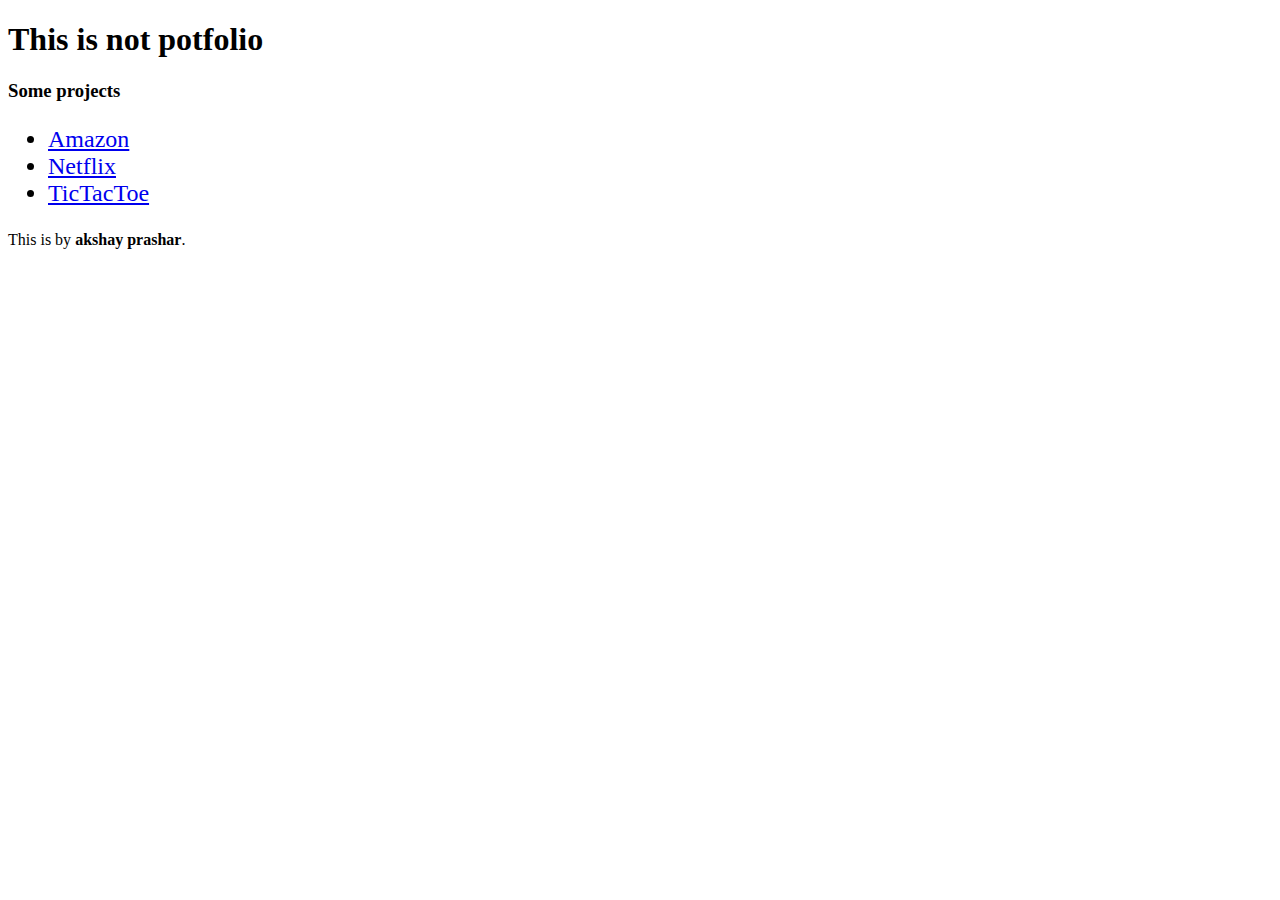
<file: Index.html>
<!DOCTYPE html>
<html lang="en">

<head>
    <meta charset="UTF-8">
    <meta name="viewport" content="width=device-width, initial-scale=1.0">
    <title>This is me</title>
</head>

<body>
    <nav>
        <h1>This is not potfolio</h1>
        <h3>Some projects</h3>
    </nav>
    <main>
        <ul style="font-size: 24px;">
            <li><a href="Amazon/Amazon.html">Amazon</a></li>
            <li><a href="Netflix/Netflix.html">Netflix</a></li>
            <li><a href="TicTacToe/TicTacToe.html">TicTacToe</a></li>
        </ul>
    </main>
    <footer>
        <p>
            This is by <b>akshay prashar</b>.
        </p>
    </footer>

</body>

</html>
</file>
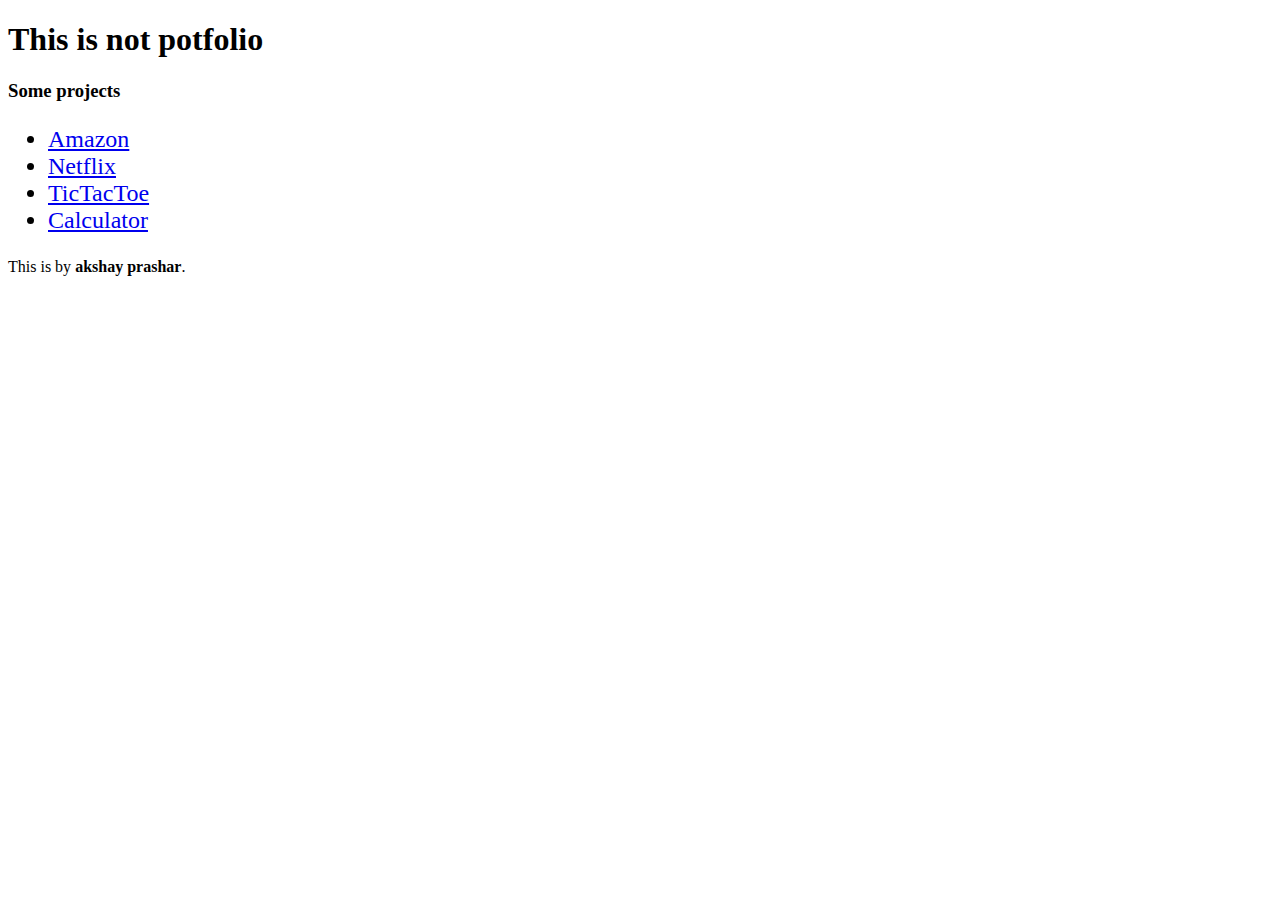
<file: index.html>
<!DOCTYPE html>
<html lang="en">

<head>
    <meta charset="UTF-8">
    <meta name="viewport" content="width=device-width, initial-scale=1.0">
    <title>This is me</title>
</head>

<body>
    <nav>
        <h1>This is not potfolio</h1>
        <h3>Some projects</h3>
    </nav>
    <main>
        <ul style="font-size: 24px;">
            <li><a href="Amazon/Amazon.html">Amazon</a></li>
            <li><a href="Netflix/Netflix.html">Netflix</a></li>
            <li><a href="TicTacToe/TicTacToe.html">TicTacToe</a></li>
            <li><a href="Calculator/Calculator.html">Calculator</a></li>
        </ul>
    </main>
    <footer>
        <p>
            This is by <b>akshay prashar</b>.
        </p>
    </footer>

</body>

</html>
</file>
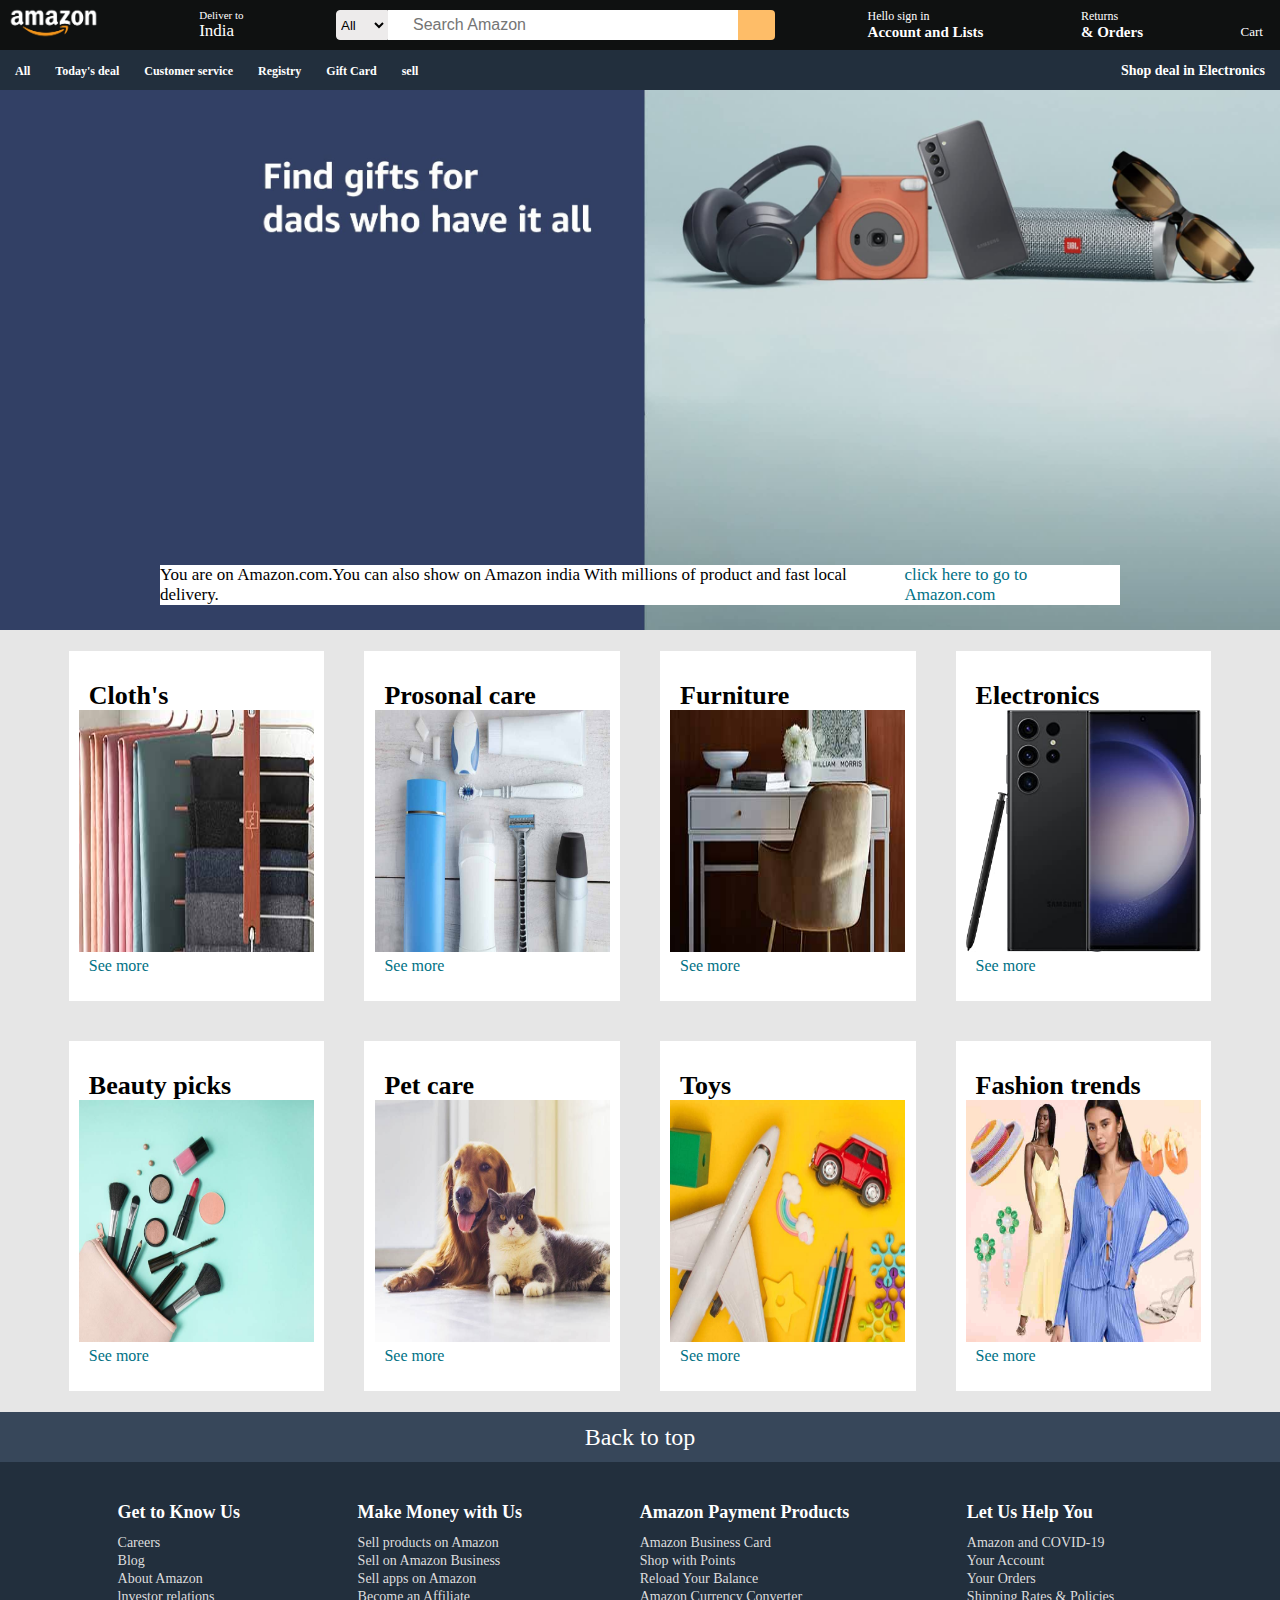
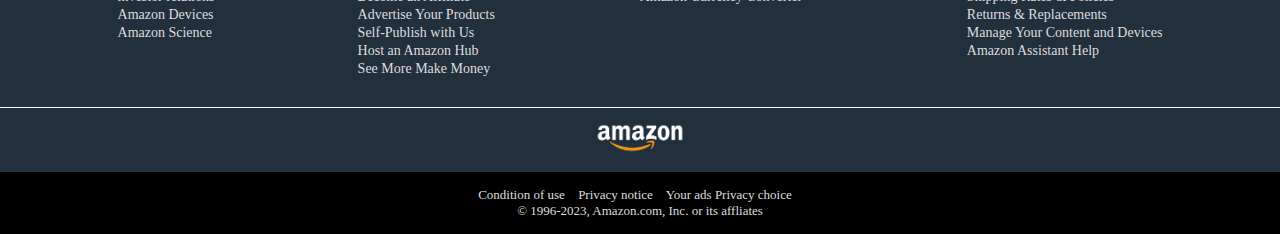
<file: Amazon/Amazon.html>
<!DOCTYPE html>
<html lang="en">

<head>
    <meta charset="UTF-8">
    <meta name="viewport" content="width=device-width, initial-scale=1.0">
    <title>Document</title>
    <link rel="stylesheet" href="Amazon.css">
</head>

<body>
    <header>
        <nav>
            <div class="logo ">
                <img src="Amazon_Assets/amazon_logo.png">
            </div>
            <div class="Address border">
                <div>Deliver to</div>
                <div>India</div>
            </div>
            <div class="search">
                <select>
                    <option>All</option>
                    <option>food</option>
                    <option>Cars</option>
                    <option>Mobile</option>
                    <option>Lptop</option>
                </select>
                <input type="search" placeholder="Search Amazon">
                <div></div>
            </div>
            <div class="account border">
                <div>Hello sign in</div>
                <div>Account and Lists</div>
            </div>
            <div class="return-order border">
                <div>Returns</div>
                <div>& Orders</div>
            </div>
            <div class="cart border">
                <span>Cart</span>
            </div>
        </nav>
        <div class="panel">
            <div class="right">
                <span><a href="">All</a></span>
                <span><a href="">Today's deal</a></span>
                <span><a href="">Customer service</a></span>
                <span><a href="">Registry</a></span>
                <span><a href="">Gift Card</a></span>
                <span><a href="">sell</a></span>
            </div>
            <div class="left">
                <span><a href="">Shop deal in Electronics</a></span>
            </div>
        </div>
    </header>
    <div class="hero">
        <div>You are on Amazon.com.You can also show on Amazon india With millions of product and fast local delivery.<a
                href="">click here to go to Amazon.com</a></div>

    </div>
    <main>
        <div class="card">
            <div>Cloth's</div>
            <img src="Amazon_Assets/box1_image.jpg">
            <a href="">See more</a>
        </div>
        <div class="card">
            <div>Prosonal care</div>
            <img src="Amazon_Assets/box2_image.jpg">
            <a href="">See more</a>
        </div>
        <div class="card">
            <div>Furniture</div>
            <img src="Amazon_Assets/box3_image.jpg">
            <a href="">See more</a>
        </div>
        <div class="card">
            <div>Electronics</div>
            <img src="Amazon_Assets/box4_image.jpg">
            <a href="">See more</a>
        </div>
        <div class="card">
            <div>Beauty picks</div>
            <img src="Amazon_Assets/box5_image.jpg">
            <a href="">See more</a>
        </div>
        <div class="card">
            <div>Pet care</div>
            <img src="Amazon_Assets/box6_image.jpg">
            <a href="">See more</a>
        </div>
        <div class="card">
            <div>Toys</div>
            <img src="Amazon_Assets/box7_image.jpg">
            <a href="">See more</a>
        </div>
        <div class="card">
            <div>Fashion trends</div>
            <img src="Amazon_Assets/box8_image.jpg">
            <a href="">See more</a>
        </div>
    </main>
    <footer>
        <div id="backToTop">
            <a href="index.html">Back to top</a>
        </div>
        <div class="foot">
            <ul>
                <P>Get to Know Us</P>
                <li><a href="">Careers</a></li>
                <li><a href="">Blog</a></li>
                <li><a href="">About Amazon</a></li>
                <li><a href="">lnvestor relations</a></li>
                <li><a href="">Amazon Devices</a></li>
                <li><a href="">Amazon Science</a></li>
            </ul>
            <ul>
                <p>Make Money with Us</p>
                <li><a href="">Sell products on Amazon</a></li>
                <li><a href="">Sell on Amazon Business</a></li>
                <li><a href="">Sell apps on Amazon</a></li>
                <li><a href="">Become an Affiliate</a></li>
                <li><a href="">Advertise Your Products</a></li>
                <li><a href="">Self-Publish with Us</a></li>
                <li><a href="">Host an Amazon Hub</a></li>
                <li><a href="">See More Make Money</a></li>
            </ul>
            <ul>
                <p>Amazon Payment Products</p>
                <li><a href="">Amazon Business Card</a></li>
                <li><a href="">Shop with Points</a></li>
                <li><a href="">Reload Your Balance</a></li>
                <li><a href="">Amazon Currency Converter</a></li>
            </ul>
            <ul>
                <p>Let Us Help You</p>
                <li><a href="">Amazon and COVID-19</a></li>
                <li><a href="">Your Account</a></li>
                <li><a href="">Your Orders</a></li>
                <li><a href="">Shipping Rates & Policies</a></li>
                <li><a href="">Returns & Replacements</a></li>
                <li><a href="">Manage Your Content and Devices</a></li>
                <li><a href="">Amazon Assistant Help</a></li>
            </ul>
        </div>
        <div class="footLogo">
            <img src="Amazon_Assets/amazon_logo.png">
        </div>
        <div class="last">
            <div><a href="">Condition of use </a> <a href="">Privacy notice</a> <a href="">Your ads Privacy choice</a>
            </div>
            <div>&copy; 1996-2023, Amazon.com, Inc. or its affliates</div>
        </div>
    </footer>
</body>

</html>
</file>
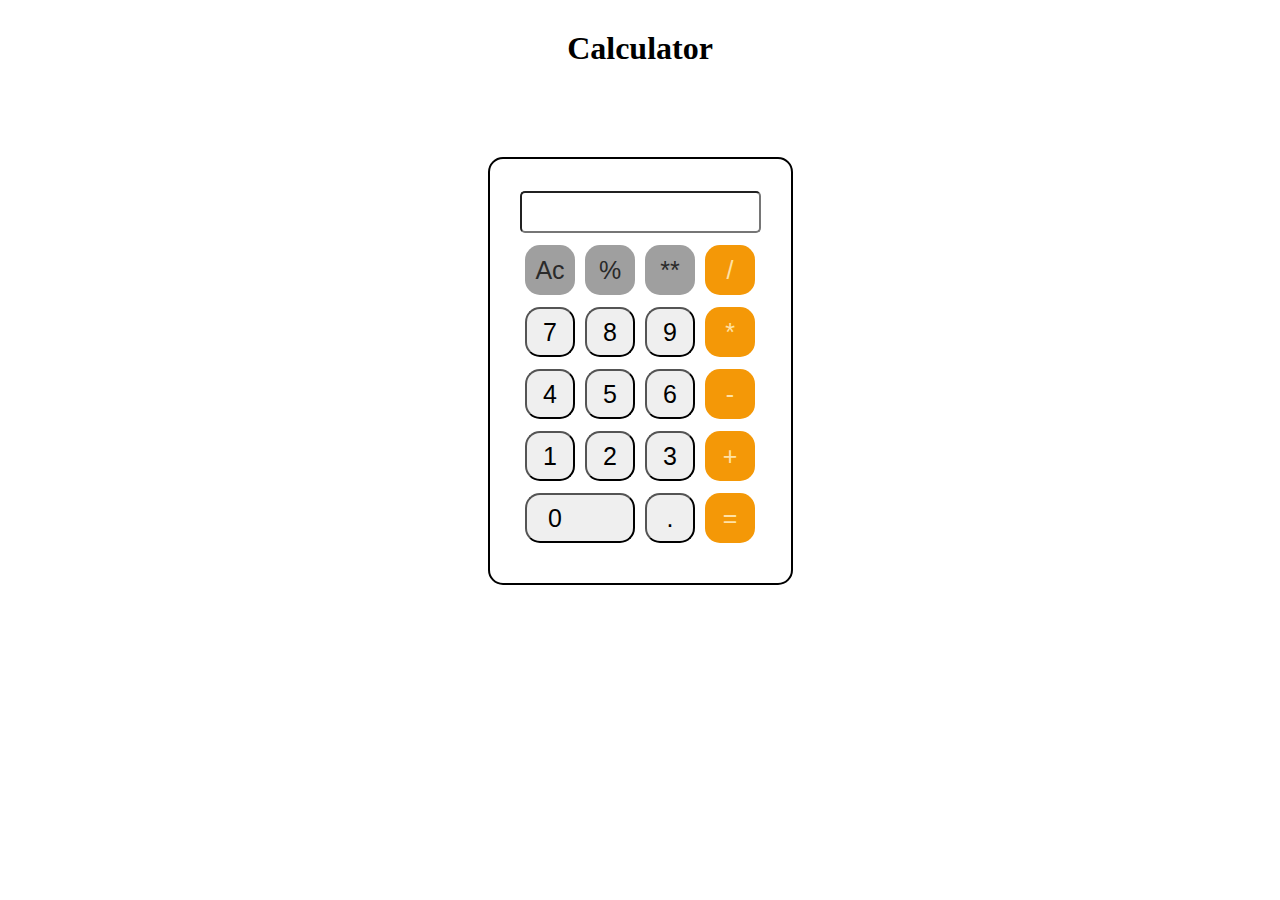
<file: Calculator/Calculator.html>
<!DOCTYPE html>
<html lang="en">

<head>
    <meta charset="UTF-8">
    <meta name="viewport" content="width=device-width, initial-scale=1.0">
    <title>Calculator</title>
    <link rel="stylesheet" href="Calculator_style.css">
</head>

<body>
    <div class="container">
        <h1>Calculator</h1>
        <div class="cal-box">
            <input type="text" class="input-box">
            <div class="btn-box">
                <div class="btn-rows">
                    <button class="inpt-btn bg-gry">Ac</button>
                    <button class="inpt-btn bg-gry">%</button>
                    <button class="inpt-btn bg-gry">**</button>
                    <button class="inpt-btn bg-ylo">/</button>
                </div>
                <div class="btn-rows">
                    <button class="inpt-btn">7</button>
                    <button class="inpt-btn">8</button>
                    <button class="inpt-btn">9</button>
                    <button class="inpt-btn bg-ylo">*</button>
                </div>
                <div class="btn-rows">
                    <button class="inpt-btn">4</button>
                    <button class="inpt-btn">5</button>
                    <button class="inpt-btn">6</button>
                    <button class="inpt-btn bg-ylo">-</button>
                </div>
                <div class="btn-rows">
                    <button class="inpt-btn">1</button>
                    <button class="inpt-btn">2</button>
                    <button class="inpt-btn">3</button>
                    <button class="inpt-btn bg-ylo">+</button>
                </div>
                <div class="btn-rows">
                    <button class="inpt-btn lrg-btn">0</button>
                    <button class="inpt-btn">.</button>
                    <button class="inpt-btn bg-ylo">=</button>
                </div>
            </div>
        </div>
    </div>
    <script src="Calculator_script.js"></script>
</body>

</html>
</file>
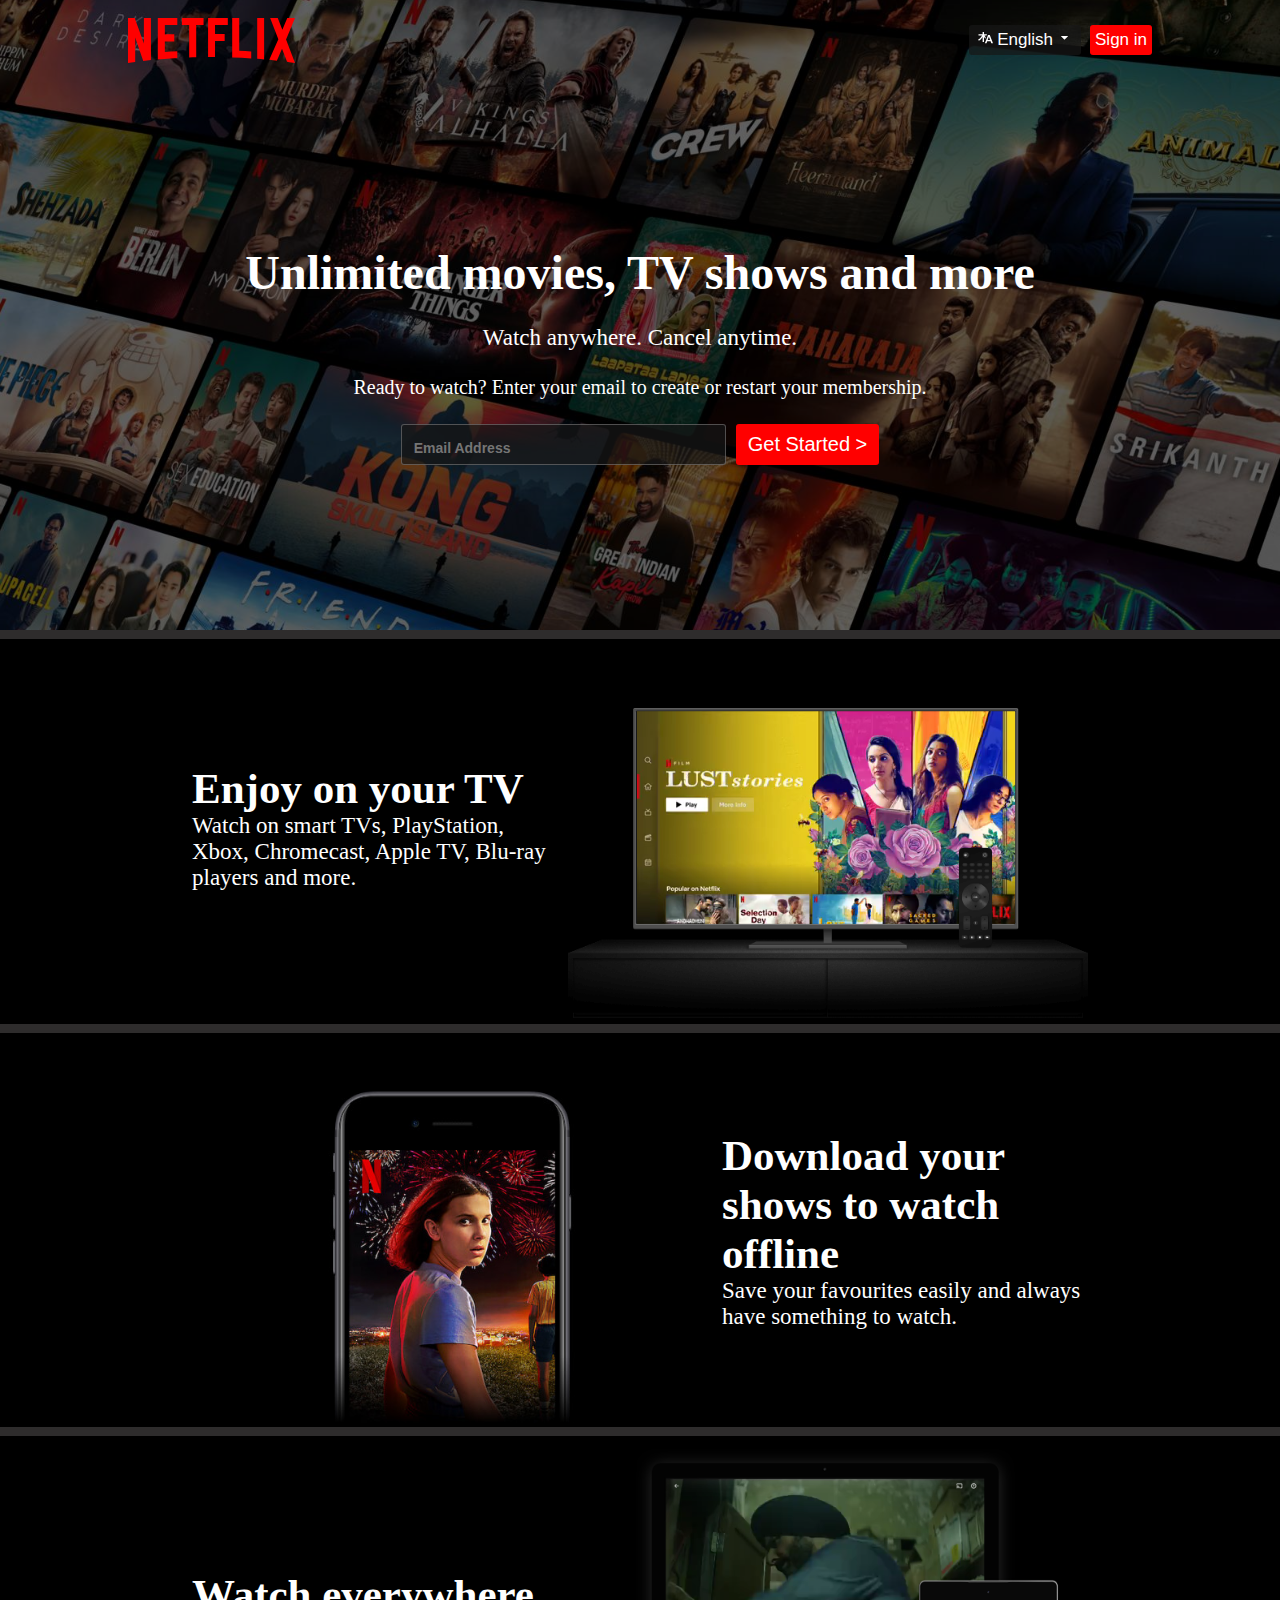
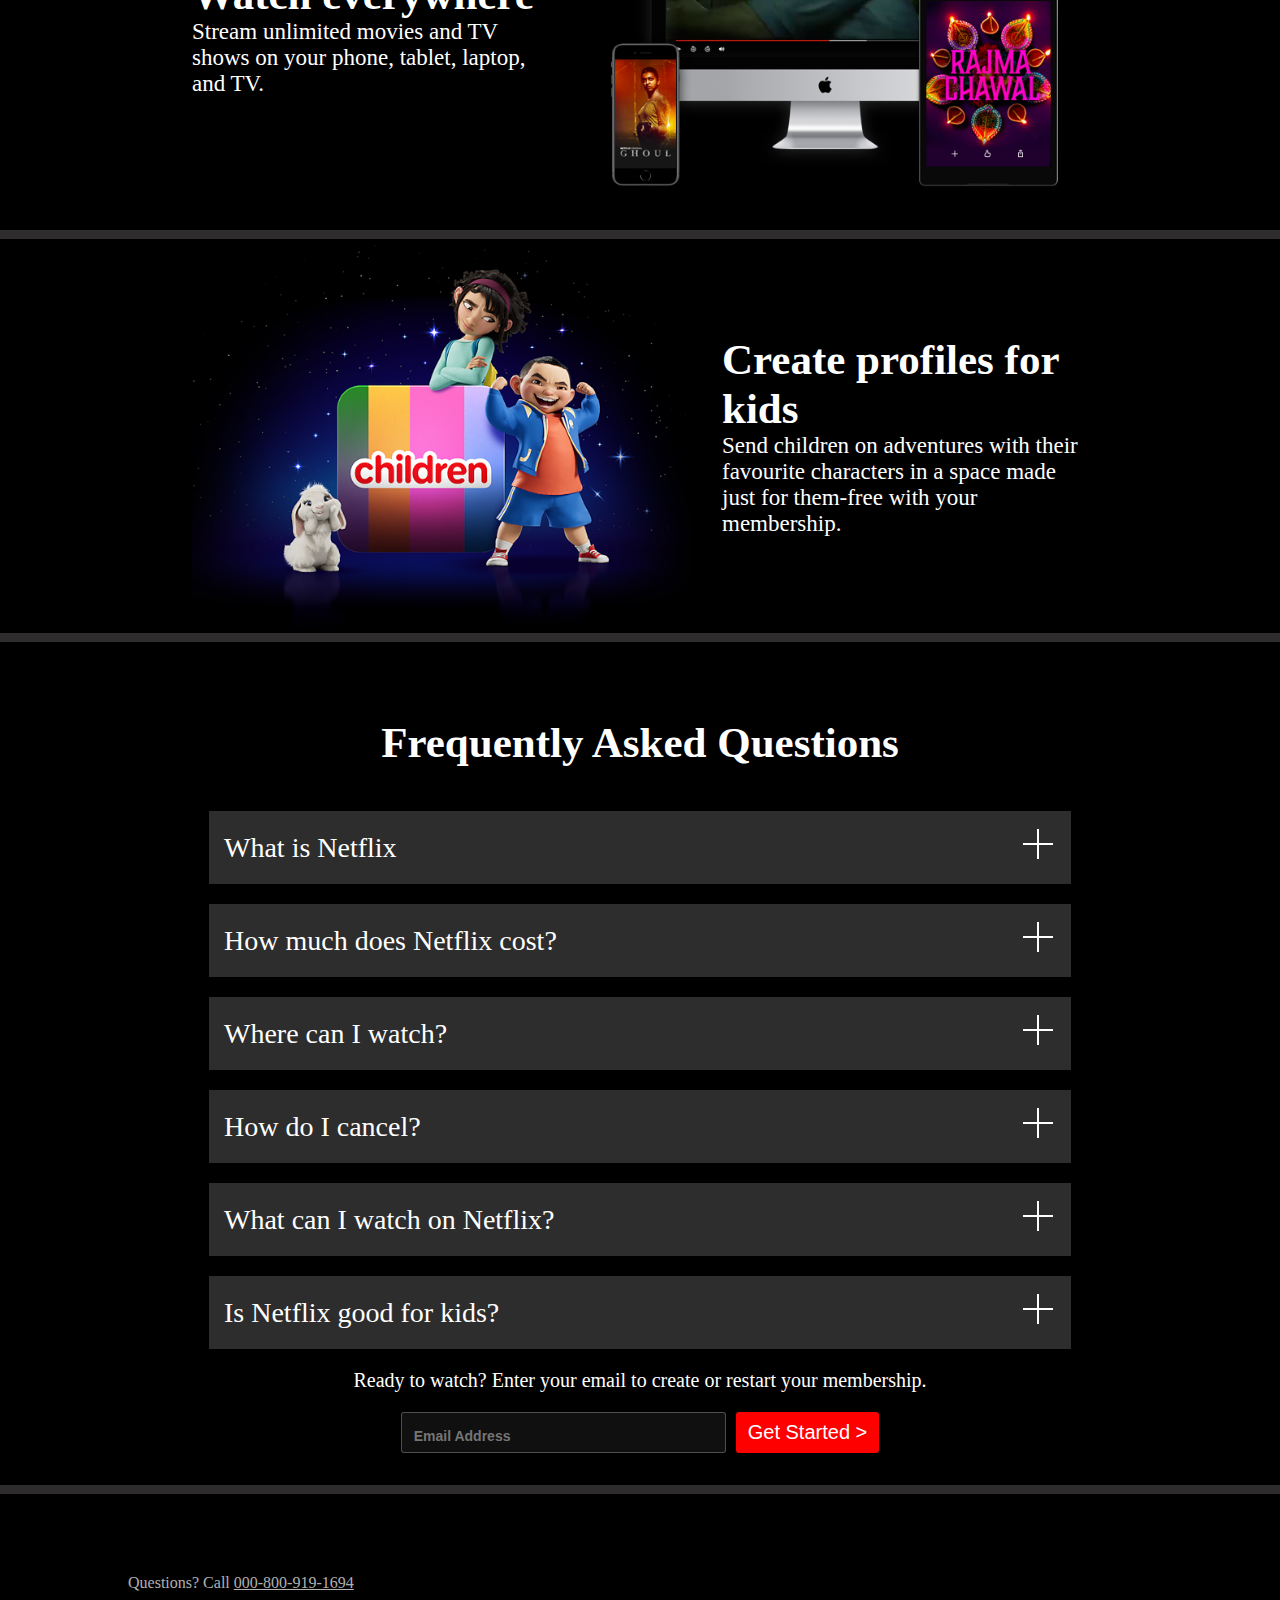
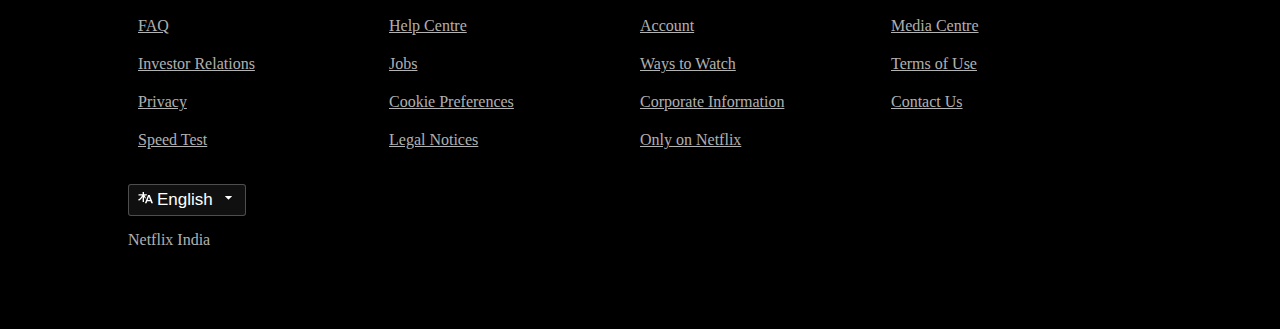
<file: Netflix/Netflix.html>
<!DOCTYPE html>
<html lang="en">

<head>
    <meta charset="UTF-8">
    <meta name="viewport" content="width=device-width, initial-scale=1.0">
    <title>Netflix India - Watch TV Shows Online, Watch Movies Online</title>
    <link rel="stylesheet" href="Netflix.css">
</head>

<body>
    <div class="main">
        <div class="box"></div>

        <nav>
            <img src="Netflix_Assets/logo.svg" alt="logo">
            <div>
                <button class="btn-trans"><span><img src="Netflix_Assets/langicon.svg" alt=""></span>English<span><img
                            src="Netflix_Assets/lang.svg"></span></button>
                <button class="btn-red">Sign in</button>
            </div>
        </nav>
        <div class="hero">
            <div>
                Unlimited movies, TV shows and more
            </div>
            <div>
                Watch anywhere. Cancel anytime.
            </div>
            <div>
                Ready to watch? Enter your email to create or restart your membership.
            </div>
            <div class="hero-buttons">
                <input type="text" class="email" placeholder="Email Address">
                <button class="hero-btn">Get Started &gt;</button>
            </div>
        </div>
        <div class="seprator"></div>
    </div>
    <section class="first">
        <div>
            <div>Enjoy on your TV</div>
            <div>Watch on smart TVs, PlayStation, Xbox, Chromecast, Apple TV, Blu-ray players and more.</div>
        </div>
        <div class="imgsec">
            <img src="Netflix_Assets/tv.png" alt="tv img">
            <video src="Netflix_Assets/video-tv-in-0819.m4v" autoplay muted></video>
        </div>
    </section>
    <div class="seprator"></div>
    <section class="first second">
        <div class="imgsec">
            <img src="Netflix_Assets/mobile-0819.jpg" alt="Mobile image">
        </div>
        <div>
            <div>Download your shows to watch offline</div>
            <div>Save your favourites easily and always have something to watch.</div>
        </div>
    </section>
    <div class="seprator"></div>
    <section class="first third">
        <div>
            <div>Watch everywhere</div>
            <div>Stream unlimited movies and TV shows on your phone, tablet, laptop, and TV.</div>
        </div>
        <div class="imgsec">
            <img src="Netflix_Assets/device-pile-in.png" alt="tv img">
            <video src="Netflix_Assets/video-devices-in.m4v" autoplay muted></video>
        </div>
    </section>

    <div class="seprator"></div>
    <section class="first fourth">
        <div class="imgsec">
            <img src="Netflix_Assets/cartoons.png" alt="Mobile image">
        </div>
        <div>
            <div>Create profiles for kids</div>
            <div>Send children on adventures with their favourite characters in a space made just for them-free with
                your membership.</div>
        </div>
    </section>
    <div class="seprator"></div>
    <section class="faq">
        <h2>Frequently Asked Questions</h2>
        <div class="faqbox">
            <span>What is Netflix</span> <span><img src="Netflix_Assets/plus.svg" alt=""></span>
        </div>
        <div class="faqbox">
            <span>How much does Netflix cost?</span> <span><img src="Netflix_Assets/plus.svg" alt=""></span>
        </div>
        <div class="faqbox">
            <span>Where can I watch?</span> <span><img src="Netflix_Assets/plus.svg" alt=""></span>
        </div>
        <div class="faqbox">
            <span>How do I cancel?</span> <span><img src="Netflix_Assets/plus.svg" alt=""></span>
        </div>
        <div class="faqbox">
            <span>What can I watch on Netflix?</span> <span><img src="Netflix_Assets/plus.svg" alt=""></span>
        </div>
        <div class="faqbox">
            <span>Is Netflix good for kids?</span> <span><img src="Netflix_Assets/plus.svg" alt=""></span>
        </div>
        <span>Ready to watch? Enter your email to create or restart your membership.</span>
        <div class="hero-buttons">
            <input type="text" class="email" placeholder="Email Address">
            <button class="hero-btn">Get Started &gt;</button>
        </div>
    </section>
    <div class="seprator"></div>
    <footer>
        <span>
            Questions? Call <a href="">000-800-919-1694</a>
        </span>
        <div>
            <ul>
                <li><a href="">FAQ</a></li>
                <li><a href="">Help Centre</a></li>
                <li><a href="">Account</a></li>
                <li><a href="">Media Centre</a></li>
                <li><a href="">Investor Relations</a></li>
                <li><a href="">Jobs</a></li>
                <li><a href="">Ways to Watch</a></li>
                <li><a href="">Terms of Use</a></li>
                <li><a href="">Privacy</a></li>
                <li><a href="">Cookie Preferences</a></li>
                <li><a href="">Corporate Information</a></li>
                <li><a href="">Contact Us</a></li>
                <li><a href="">Speed Test</a></li>
                <li><a href="">Legal Notices</a></li>
                <li><a href="">Only on Netflix</a></li>
            </ul>
        </div>
        <button class="btn-trans" id="last-btn"><span><img src="Netflix_Assets/langicon.svg"></span>English <span><img
                    src="Netflix_Assets/lang.svg"></span></button>
        <div id="brand-name">
            Netflix India
        </div>
    </footer>
</body>

</html>
</file>
<file: Amazon/Amazon.css>
* {
    margin: 0;
    padding: 0;
    box-sizing: border-box;
}

.border {
    padding: 5px;
}

.border:hover {
    border: 1px solid white;
    border-radius: 3px;
}

nav {
    background-color: #0F1111;
    color: white;
    height: 50px;
    max-width: 100vw;
    /* margin: auto; */
    display: flex;
    justify-content: space-between;
    align-items: center;

}

.logo img {
    height: 60px;

}

.Address :nth-child(1) {
    font-size: 11px;
}

.Address :nth-child(2) {
    font-size: 17px;
}

.search {
    display: flex;
}

.search:hover {
    border: 3px solid #febd68;
    border-radius: 9px;
}

.search select {
    width: 52px;
    height: 30px;
    border: 1px solid rgb(237, 235, 235);
    background-color: rgb(237, 235, 235);
    border-top-left-radius: 4px;
    border-bottom-left-radius: 4px;
}

.search input {
    height: 30px;
    width: 350px;
    padding: 0px 24px;
    border: 1px solid white;
    font-size: 1rem;
}

.search div {
    background-color: #febd68;
    width: 37px;
    border-top-right-radius: 4px;
    border-bottom-right-radius: 4px;

}

.account :nth-child(1) {
    font-size: 12px;
}

.account :nth-child(2) {
    font-size: 15px;
    font-weight: 600;
}

.return-order :nth-child(1) {
    font-size: 12px;
}

.return-order :nth-child(2) {
    font-size: 15px;
    font-weight: 600;
}

.cart {
    font-size: 13px;
    margin-right: 12px;
    margin-top: 14px;
}

.panel {
    display: flex;
    justify-content: space-between;
    align-items: center;
    background-color: #222f3d;
    height: 40px;
    padding: 0 15px;
}

.panel a {
    color: white;
    text-decoration: none;
    font-size: 14px;
    font-weight: 600;
    font-family: cursive;
}

.right {
    display: flex;
    gap: 25px;
}

.right a {
    font-size: 12px;
}

.hero {
    background-image: url(Amazon_Assets/hero_image.jpg);
    height: 60vh;
    width: 100%;
    background-size: cover;
    display: flex;
    align-items: flex-end;
    justify-content: center;
}

.hero>div {
    display: flex;
    align-items: center;
    justify-content: center;
    height: 40px;
    width: 75vw;
    font-size: 17px;
    background-color: white;
    margin-bottom: 25px;
}

.hero>div a {
    color: #007185;
    text-decoration: none;
}

main {
    background-color: rgb(230, 230, 230);
    padding: 1px;
    display: flex;
    flex-wrap: wrap;
    justify-content: center;
}

.card {
    background-color: #fff;
    height: 350px;
    width: 20%;
    display: flex;
    padding: 30px 0 35px;
    margin: 20px;
    flex-direction: column;
}

.card>div {
    font-size: 26px;
    font-weight: 800;
    padding-left: 20px;
    height: 10%;
}

.card img {
    width: 92%;
    height: 85%;
    margin: auto;
}

.card a {
    color: #007185;
    text-decoration: none;
    padding: 5px 0px 0px 20px;
    height: 5%;
}


#backToTop {
    height: 50px;
    display: flex;
    align-items: center;
    justify-content: center;
    background-color: #37475a;
}

#backToTop a {
    color: white;
    font-size: 24px;
    text-decoration: none;
}

#backToTop:hover {
    background-color: #2c3c4e;
}

.foot {
    background-color: #222f3d;
    padding: 30px 0;
    display: flex;
    justify-content: space-evenly;
}

.foot p {
    color: white;
    padding: 10px 0;
    font-size: 18px;
    font-weight: 600;
}

.foot ul {
    list-style: none;
}

.foot a {
    text-decoration: none;
    color: #DDDDDD;
    font-size: 14px;
}

.foot a:hover {
    text-decoration: underline;
}

.footLogo {
    height: 65px;
    background-color: #222f3d;
    text-align: center;
    border-top: 0.5px solid white;
}

.footLogo img {
    height: 60px;
}

.last {
    background-color: black;
    text-align: center;
    color: #DDDDDD;
    font-size: 13px;
    padding: 15px 0;
}

.last>div a {
    padding-right: 10px;
    color: #DDDDDD;
    text-decoration: none;
}
</file>
<file: Calculator/Calculator_style.css>
* {
    margin: 0;
    padding: 0;
}

/* utility classes */
.bg-ylo {
    background-color: #f49807;
    color: #ffe2a6;
    border: none;
}

.bg-gry {
    background-color: #9f9f9f;
    color: #2a2a2a;
    border: none;
}

/* --------- END -------------- */

h1 {
    padding: 10px;
    text-align: center;
    margin: 20px 0 80px 0;
}

.cal-box {
    margin: auto;
    width: fit-content;
    border: 2px solid black;
    display: flex;
    flex-direction: column;
    justify-content: center;
    align-items: center;
    padding: 20px 30px;
    border-radius: 15px;
}

.input-box {
    font-size: 16px;
    margin: 12px 0px;
    padding: 10px 15px;
    border-radius: 5px;
}

.btn-box {
    display: flex;
    flex-direction: column;
    gap: 12px;
    margin-bottom: 20px;
}

.btn-rows {
    display: flex;
    gap: 10px;
}

.inpt-btn {
    height: 50px;
    width: 50px;
    border-radius: 30%;
    font-size: 25px;
}

.lrg-btn {
    padding: 0px 50px 0px 0px;
    width: 110px;
    border-radius: 15px;
}
</file>
<file: Netflix/Netflix.css>
* {
    margin: 0;
    padding: 0;
}

body {
    background-color: black;
}

.main {
    background-image: url(Netflix_Assets/bg.jpg);
    height: 70vh;
    background-size: max(1600px, 100vw);
    background-repeat: no-repeat;
    background-position: center center;
    position: relative;
}

.box {
    height: 70vh;
    width: 100%;
    background-color: black;
    opacity: 0.5;
    position: absolute;
    top: 0;
}

nav {
    display: flex;
    width: 80vw;
    height: 80px;
    margin: auto;
    justify-content: space-between;
    align-items: center;
    position: relative;
    z-index: 2;
}

nav img {
    height: 45px;
    position: relative;
}

.btn-trans {
    font-size: 17px;
    font-weight: 400;
    padding: 5px 5px 5px 5px;
    border-radius: 3px;
    color: white;
    border: rgba(23, 23, 23, 0.7);
    background-color: rgba(23, 23, 23, 0.7);
    cursor: pointer;
    margin-right: 5px;
}

.btn-trans img {
    height: 15px;
    padding: 0px 4px 0px 4px;
    position: relative;
    z-index: 2;
    cursor: pointer;
}

.btn-red {
    font-size: 17px;
    font-weight: 400;
    padding: 5px 5px 5px 5px;
    border-radius: 3px;
    color: white;
    background-color: red;
    border: red;
    z-index: 2;
    cursor: pointer;
}

.hero {
    height: calc(100% - 80px);
    display: flex;
    align-items: center;
    justify-content: center;
    flex-direction: column;
    position: relative;
    z-index: 2;
    gap: 25px;
    padding: 0 20px;
    text-align: center;

}

.hero> :nth-child(1) {
    color: white;
    font-size: 48px;
    font-weight: 900;
}

.hero> :nth-child(2) {
    color: white;
    font-size: 23px;
    font-weight: 400;
}

.hero> :nth-child(3) {
    color: white;
    font-size: 20px;
    font-weight: 400;
}

.hero-buttons {
    display: flex;
    justify-content: center;
    align-items: center;
    gap: 10px;
}

.hero-btn {
    font-size: 20px;
    font-weight: 500;
    padding: 9px 12px;
    border-radius: 3px;
    color: white;
    background-color: red;
    border: red;
    cursor: pointer;
}

.email {
    font-size: 14px;
    font-weight: 700;
    padding: 15px 115px 8px 12px;
    border-radius: 3px;
    color: white;
    border: 0.5px solid rgba(225, 223, 223, 0.3);
    background-color: rgba(23, 23, 23, 0.7);
}

.seprator {
    height: 1vh;
    background-color: rgb(46, 44, 44);
    position: relative;
    z-index: 2;
}

.first {
    display: flex;
    justify-content: center;
    align-items: center;
    max-width: 70vw;
    margin: auto;
    color: white;
    gap: 10px;
}


.first>div :nth-child(1) {
    font-size: 43px;
    font-weight: 900;
}

.first>div :nth-child(2) {
    font-size: 23px;
    font-weight: 400;
}

.imgsec {
    position: relative;
}

.imgsec img {
    width: 520px;
    position: relative;
    z-index: 1;
}

.imgsec video {
    position: absolute;
    width: 390px;
    top: 81px;
    right: 61px;
}

.third .imgsec video {
    position: absolute;
    width: 320px;
    top: 33px;
    right: 103px;
}

.faq {
    color: white;
    padding: 32px;
}

.faq h2 {
    text-align: center;
    font-size: 43px;
    font-weight: 700;
    margin: 44px;
}

.faqbox {
    display: flex;
    background-color: #2d2d2d;
    max-width: 65vw;
    padding: 15px;
    justify-content: space-between;
    align-items: center;
    font-size: 28px;
    margin: 20px auto;
    cursor: pointer;
    transition: all 0.5s linear;
}

.faqbox:hover {
    background-color: #414141;
}

.faq>span {
    width: 100%;
    display: inline-block;
    font-size: 20px;
    font-weight: 400;
    text-align: center;
    margin-bottom: 20px;
}

footer {
    padding: 80px;
    color: rgba(255, 255, 255, 0.7);
    width: 80vw;
    margin: auto;
}

footer span a {
    color: rgba(255, 255, 255, 0.7);
}

footer ul {
    padding: 10px;
    max-width: 80vw;
    margin: 15px 0;
    display: grid;
    grid-template-columns: 1fr 1fr 1fr 1fr;
    grid-template-rows: 1fr 1fr 1fr 1fr;
    row-gap: 20px;
}

footer ul li {
    list-style: none;

}

footer ul li a {
    text-decoration-color: rgba(255, 255, 255, 0.7);
    color: rgba(255, 255, 255, 0.7);
}

#last-btn {
    margin-top: 10px;
    border: 0.5px solid rgba(225, 223, 223, 0.3);
}

#brand-name {
    padding-top: 15px;
}


@media (max-width:1200px) {

    nav img {
        height: 27px;
    }

    nav {
        max-width: 99vw;
    }

    .btn-red {
        font-size: 12px;
    }

    .btn-trans {
        font-size: 12px;
    }

    .btn-trans img {
        height: 10px;
    }

    .hero> :nth-child(1) {
        font-size: 32px;
        font-weight: 900;
    }

    .hero> :nth-child(2) {
        font-size: 18px;
        font-weight: 400;
    }

    .hero> :nth-child(3) {
        font-size: 18px;
        font-weight: 400;
    }

    .hero-buttons {
        flex-wrap: wrap;
    }

    .first {
        flex-wrap: wrap;
        padding: 45px 26px;
    }

    .imgsec img {
        width: 400px;
    }

    .imgsec video {
        width: 290px;
        top: 63px;
        right: 57px;
    }

    .third .imgsec video {
        width: 247px;
        top: 26px;
        right: 79px;
    }

    .faq h2 {

        font-size: 32px;
    }

    footer ul {
        grid-template-columns: 1fr 1fr;
        gap: 35px;
    }
}
</file>
